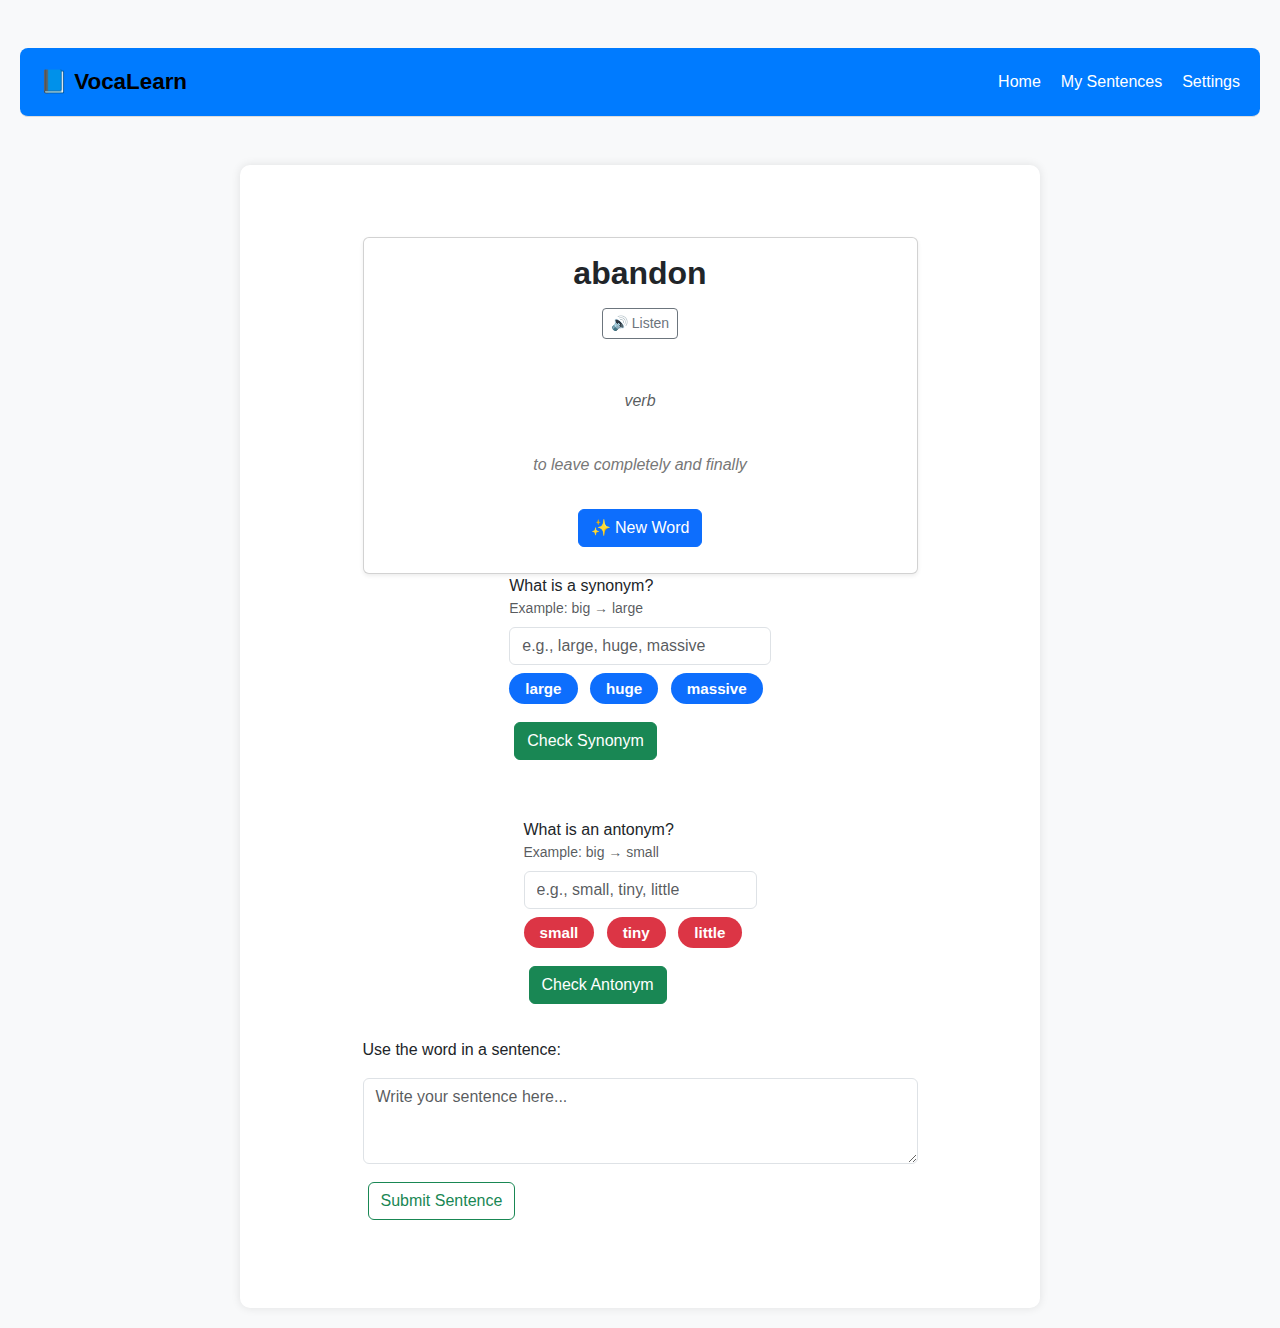
<file: index.html>
<!DOCTYPE html>
<html lang="en">
<head>
  <meta charset="UTF-8" />
  <meta name="viewport" content="width=device-width, initial-scale=1.0" />
  <title>Vocabulary App</title>
  <link href="https://cdn.jsdelivr.net/npm/bootstrap@5.3.7/dist/css/bootstrap.min.css" rel="stylesheet" crossorigin="anonymous" />
  <link rel="stylesheet" href="style.css" />
</head>
<body class="bg-light pt-5">

  <!-- Navbar -->
  <nav class="navbar">
    <div class="navbar-brand">📘 VocaLearn</div>
    <button class="navbar-toggle" id="toggleBtn">☰</button>
    <ul class="navbar-links" id="navbarLinks">
      <li><a href="./index.html">Home</a></li>
      <li><a href="./examples.html">My Sentences</a></li>
      <li><a href="#">Settings</a></li>
    </ul>
  </nav>

<!-- ... head section remains the same -->

<main class="container mt-5 pt-5 d-flex flex-column align-items-center">
  <div class="card text-center w-75 mt-4 shadow-sm">
    <div class="card-body">
      <h2 class="card-title fw-bold" id="wordTitle">enormous</h2>
      <button id="playAudioBtn" class="btn btn-sm btn-outline-secondary mt-2" aria-label="Play pronunciation">
        <span id="audioIcon">🔊</span> Listen
      </button>
      <p class="text-muted mb-1" id="wordPOS">adjective</p>
      <p class="card-text" id="wordDefinition">very large in size or extent</p>
      <button class="btn btn-primary mt-3" id="newWordBtn">✨ New Word</button>
    </div>
  </div>

  <div id="feedback" class="alert text-center w-75 mt-3 d-none" role="alert"></div>

  <!-- Synonym Section -->
    <section class="mb-5">
      <label for="synonymInput" class="form-label">What is a synonym?
        <small class="text-muted d-block">Example: big → large</small>
      </label>
      <input list="synonyms" id="synonymInput" class="form-control mb-2" placeholder="e.g., large, huge, massive">
      <datalist id="synonyms">
        <option value="large">
        <option value="huge">
        <option value="massive">
      </datalist>
      <div class="mb-2">
        <span class="badge bg-primary me-2 clickable-chip">large</span>
        <span class="badge bg-primary me-2 clickable-chip">huge</span>
        <span class="badge bg-primary me-2 clickable-chip">massive</span>
      </div>
      <button class="btn btn-success" onclick="checkSynonym()">Check Synonym</button>
      <div id="synonymFeedback" class="alert d-none mt-2" role="alert"></div>
    </section>

    <!-- Antonym Section -->
    <section>
      <label for="antonymInput" class="form-label">What is an antonym?
        <small class="text-muted d-block">Example: big → small</small>
      </label>
      <input list="antonyms" id="antonymInput" class="form-control mb-2" placeholder="e.g., small, tiny, little">
      <datalist id="antonyms">
        <option value="small">
        <option value="tiny">
        <option value="little">
      </datalist>
      <div class="mb-2">
        <span class="badge bg-danger me-2 clickable-chip">small</span>
        <span class="badge bg-danger me-2 clickable-chip">tiny</span>
        <span class="badge bg-danger me-2 clickable-chip">little</span>
      </div>
      <button class="btn btn-success" onclick="checkAntonym()">Check Antonym</button>
      <div id="antonymFeedback" class="alert d-none mt-2" role="alert"></div>
    </section>

  <!-- Sentence Form -->
  <form class="w-75 mt-4 mb-5" id="sentenceForm">
    <label for="sentenceInput" class="form-label">Use the word in a sentence:</label>
    <textarea class="form-control" id="sentenceInput" rows="3" placeholder="Write your sentence here..."></textarea>
    <button class="btn btn-outline-success mt-2" type="submit">Submit Sentence</button>
  </form>
</main>



  <!-- Scripts -->
  <script src="script.js"></script>
  <script src="https://cdn.jsdelivr.net/npm/bootstrap@5.3.7/dist/js/bootstrap.bundle.min.js" crossorigin="anonymous"></script>

</body>
</html>
</file>
<file: style.css>
body {
  font-family: Arial, sans-serif;
  background-color: #f4f6f8;
  padding: 20px;
  padding-top: 80px; /* Space for fixed navbar */
}

main {
  max-width: 700px;
}

.clickable-chip {
  cursor: pointer;
}

.clickable-chip:hover {
  opacity: 0.8;
}

.navbar .nav-link {
  margin-left: 10px;
}


/* NAVBAR STYLES */
.navbar {
  display: flex;
  justify-content: space-between;
  align-items: center;
  background-color: #007bff;
  padding: 12px 20px;
  color: #fff;
  border-radius: 8px;
  flex-wrap: wrap;
  border-bottom: 1px solid #ddd;
}

.navbar-brand {
  font-size: 1.4rem;
  font-weight: bold;
}

.navbar-toggle {
  background: none;
  border: none;
  font-size: 1.5rem;
  color: #fff;
  display: none;
  cursor: pointer;
}

.navbar-links {
  list-style: none;
  display: flex;
  gap: 20px;
  padding: 0;
  margin: 0;
}

.navbar-links li a {
  color: #fff;
  text-decoration: none;
  font-weight: 500;
}

.navbar-links li a:hover {
  text-decoration: underline;
}

/* Responsive for small screens */
@media (max-width: 768px) {
  .navbar-toggle {
    display: block;
  }

  .navbar-links {
    display: none;
    flex-direction: column;
    width: 100%;
    margin-top: 10px;
    background-color: #0056b3;
    border-radius: 6px;
    padding: 10px;
  }

  .navbar-links.show {
    display: flex;
  }

  .navbar-links li {
    margin: 8px 0;
  }
}

/* Container */
.container {
  max-width: 800px;
  margin: auto;
  background: #fff;
  border-radius: 10px;
  padding: 30px;
  box-shadow: 0 0 10px rgba(0, 0, 0, 0.1);
}

/* Word Display */
.word-display {
  text-align: center;
  margin-bottom: 25px;
}

.word-display h2 {
  font-size: 2em;
  margin-bottom: 10px;
}

/* Buttons */
button {
  margin: 10px 5px;
  padding: 8px 14px;
  border: none;
  border-radius: 5px;
  background-color: #007bff;
  color: white;
  cursor: pointer;
}

button:hover {
  background-color: #0056b3;
}

/* Form Inputs */
input[type="text"],
textarea {
  width: 100%;
  padding: 8px;
  margin: 8px 0 10px;
  border: 1px solid #ccc;
  border-radius: 5px;
}

.form-section {
  margin-top: 30px;
}

/* Alerts */
.alert {
  padding: 10px;
  border-radius: 6px;
  margin-top: 15px;
  font-weight: 500;
}

.alert-success {
  background-color: #d4edda;
  color: #155724;
}

.alert-danger {
  background-color: #f8d7da;
  color: #721c24;
}

.alert-info {
  background-color: #d1ecf1;
  color: #0c5460;
}

.d-none {
  display: none;
}

/* Chips */
.chip-container {
  margin-top: 6px;
  display: flex;
  flex-wrap: wrap;
  gap: 8px;
}

.clickable-chip {
  background-color: #e0e0e0;
  border-radius: 50px;
  padding: 0.5rem 1rem;
  font-size: 0.95rem;
  cursor: pointer;
  transition: background-color 0.3s ease, transform 0.2s ease;
}

.clickable-chip:hover {
  background-color: #d0d0d0;
  transform: scale(1.05);
}

/* Chips Hover */
.badge.bg-primary:hover,
.badge.bg-danger:hover {
  transform: scale(1.05);
  opacity: 0.85;
}

/* Audio Icon Spin */
.spin {
  animation: spin 1s linear infinite;
  display: inline-block;
}

@keyframes spin {
  0% { transform: rotate(0deg); }
  100% { transform: rotate(360deg); }
}

/* New Word Button */
.new-word-btn {
  background: linear-gradient(to right, #4facfe, #00f2fe);
  border: none;
  color: white;
  font-size: 1.2rem;
  padding: 10px 25px;
  border-radius: 50px;
  box-shadow: 0 4px 15px rgba(0, 242, 254, 0.3);
  transition: all 0.3s ease;
  font-weight: 600;
}

.new-word-btn:hover {
  background: linear-gradient(to left, #43e97b, #38f9d7);
  transform: scale(1.05);
  box-shadow: 0 6px 20px rgba(72, 239, 200, 0.5);
}

.new-word-btn:active {
  transform: scale(0.97);
  box-shadow: 0 2px 10px rgba(72, 239, 200, 0.4);
}

/* Examples Page */
h1 {
  text-align: center;
  color: #333;
  font-weight: 600;
  margin-bottom: 40px;
}

#exampleList {
  max-width: 700px;
  margin: auto;
}

.list-group-item {
  background: #ffffff;
  border: 1px solid #e3e3e3;
  margin-bottom: 12px;
  padding: 15px 20px;
  border-radius: 12px;
  box-shadow: 0 2px 5px rgba(0, 0, 0, 0.05);
  transition: all 0.3s ease;
}

.list-group-item:hover {
  background: #f0f8ff;
  transform: scale(1.01);
}

.list-group-item strong {
  color: #0d6efd;
  text-transform: capitalize;
}

p {
  text-align: center;
  color: #777;
  font-style: italic;
  margin-top: 40px;
}
</file>
